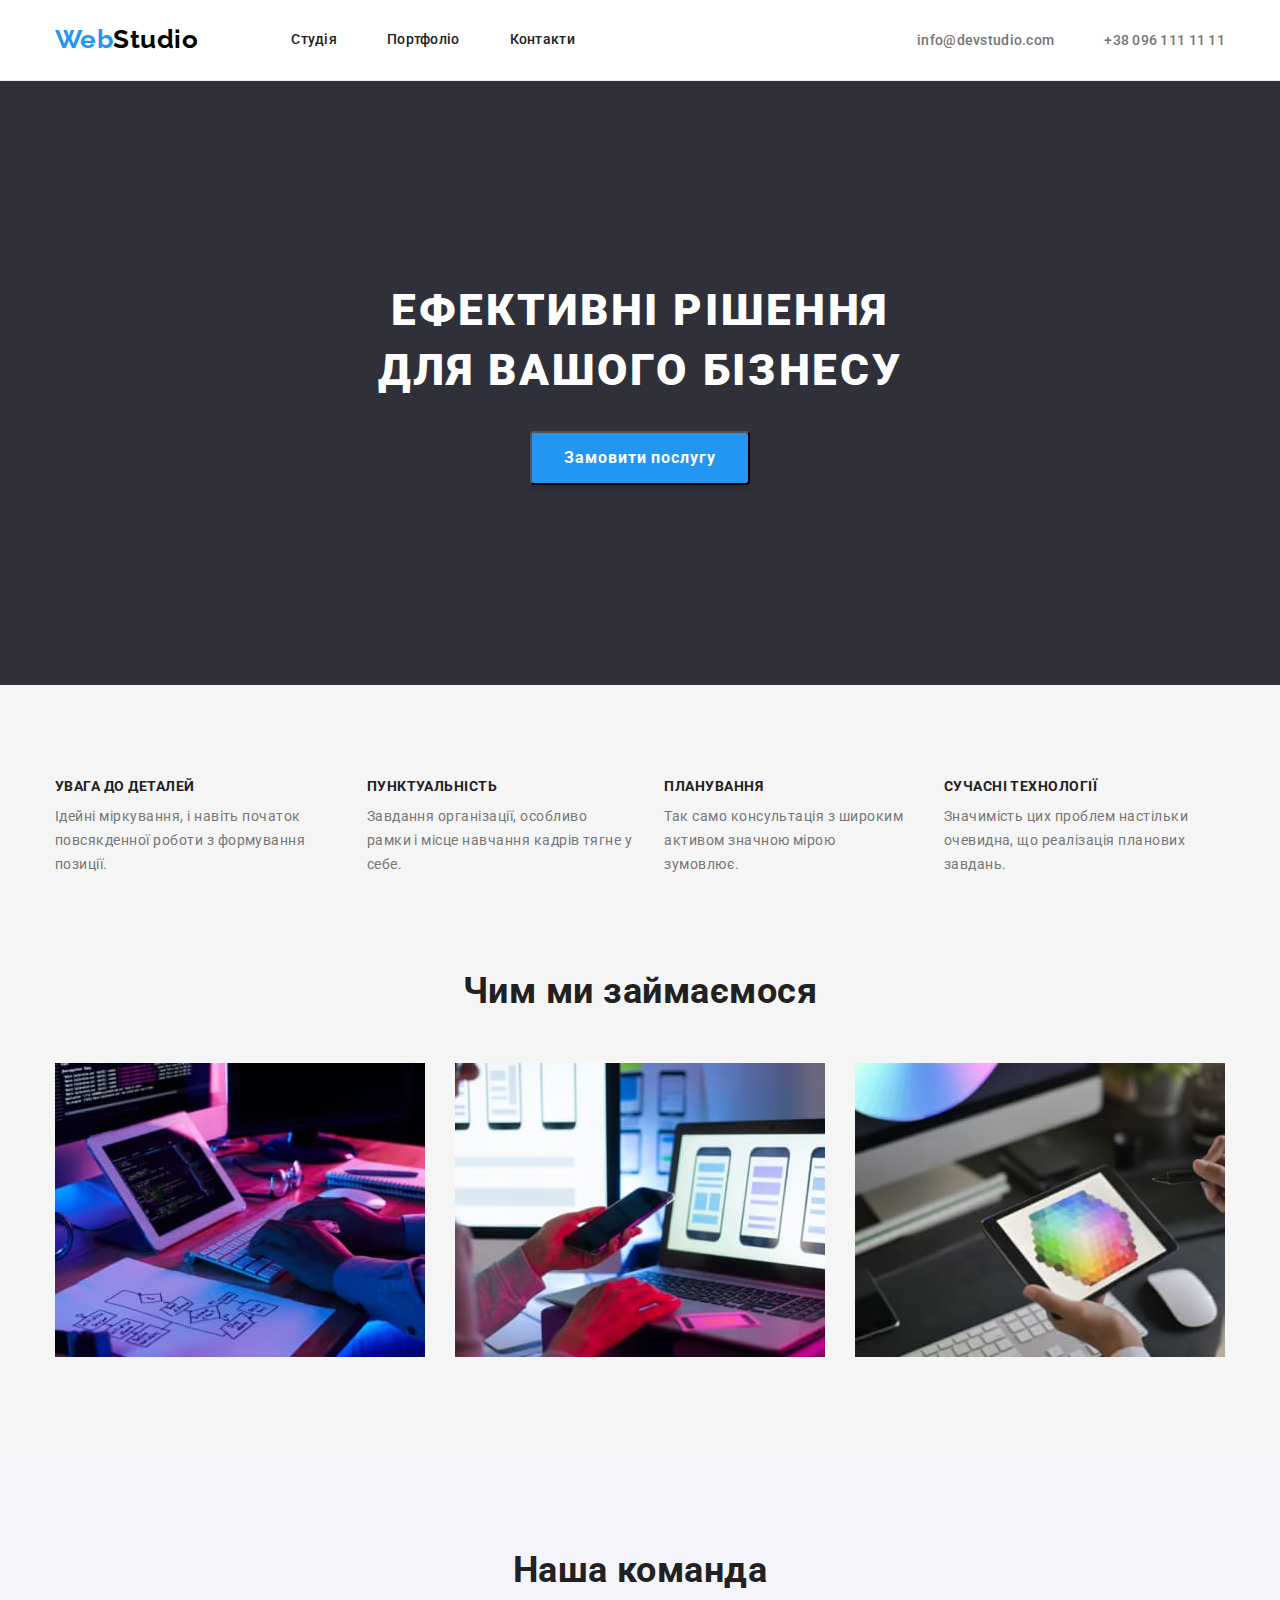
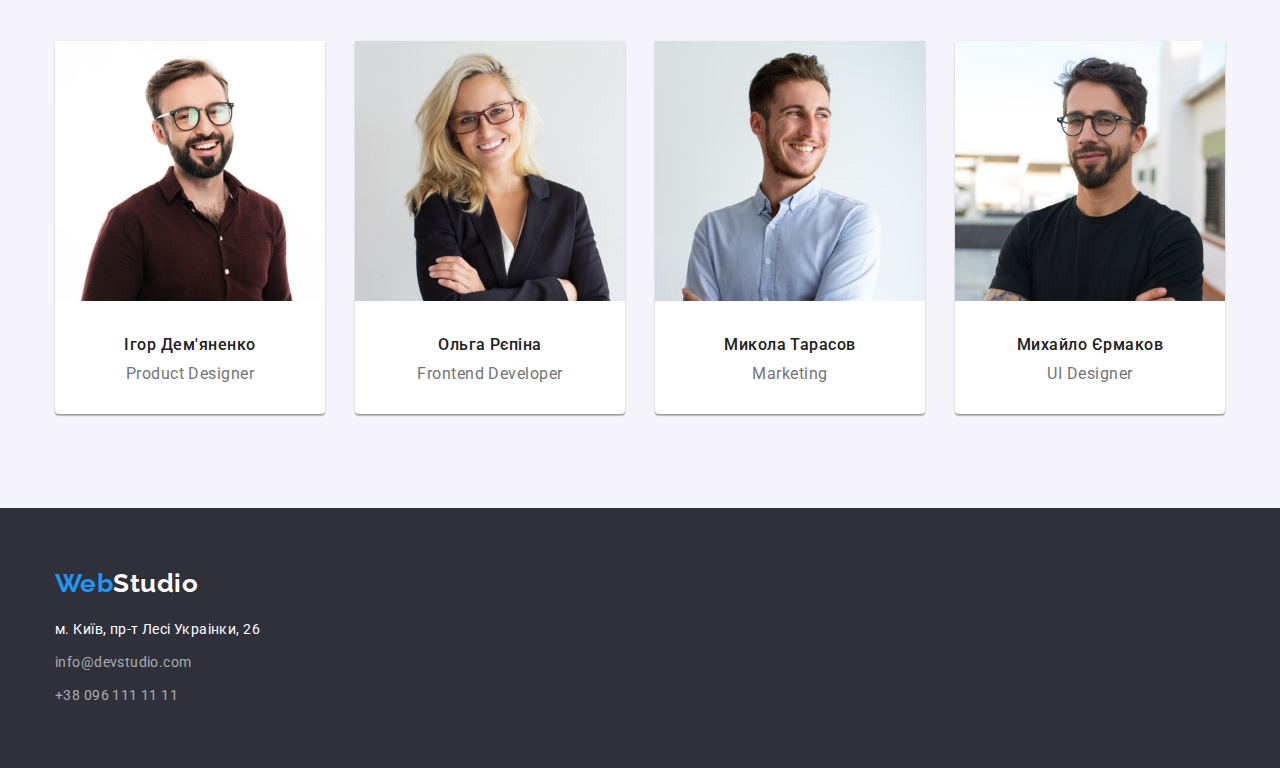
<file: index.html>
<!DOCTYPE html>
<html lang="uk">
  <head>
    <meta charset="UTF-8" />
    <meta http-equiv="X-UA-Compatible" content="IE=edge" />
    <meta name="viewport" content="width=device-width, initial-scale=1.0" />
    <link rel="preconnect" href="https://fonts.googleapis.com" />
    <link rel="preconnect" href="https://fonts.gstatic.com" crossorigin />
    <link
      href="https://fonts.googleapis.com/css2?family=Raleway:wght@700&family=Roboto:wght@400;500;700;900&display=swap"
      rel="stylesheet"
    />
    <link
      rel="stylesheet"
      href="https://cdnjs.cloudflare.com/ajax/libs/modern-normalize/1.0.0/modern-normalize.min.css"
    />
    <link rel="stylesheet" href="./css/styles.css" />
    <title>hw-03</title>
  </head>
  <body>
    <!--             HEADER          -->
    <header class="page-header">
      <div class="container main-nav">
        <nav class="nav-link">
          <a href="./index.html" lang="en" class="logo-header link">
            <span class="logo-color">Web</span>Studio
          </a>

          <ul class="site-nav list">
            <li class="item">
              <a href="./index.html" class="link"> Студія </a>
            </li>
            <li class="item">
              <a href="./portfolio.html" class="link"> Портфоліо </a>
            </li>
            <li class="item">
              <a href="" class="link"> Контакти </a>
            </li>
          </ul>
        </nav>

        <ul class="contact-nav list">
          <li class="item">
            <a href="mailto:info@devstudio.com" class="link"
              >info@devstudio.com</a
            >
          </li>
          <li class="item">
            <a href="tel:+380961111111" class="link">+38 096 111 11 11</a>
          </li>
        </ul>
      </div>
    </header>

    <main>
      <!--                    HERO             -->
      <section class="hero-section">
        <div class="container">
          <h1 class="hero-title">
            Ефективні рішення <br />
            для вашого бізнесу
          </h1>

          <button type="button" class="hero-button">Замовити послугу</button>
        </div>
      </section>

      <!--                    QUALITY         -->
      <section class="section-quality section">
        <div class="container">
          <h2 class="visually-hidden">Якість нашої роботи</h2>
          <ul class="quality-list list">
            <li class="item">
              <h3 class="quality-title">УВАГА ДО ДЕТАЛЕЙ</h3>
              <p class="quality-text">
                Ідейні міркування, і навіть початок повсякденної роботи з
                формування позиції.
              </p>
            </li>
            <li class="item">
              <h3 class="quality-title">ПУНКТУАЛЬНІСТЬ</h3>
              <p class="quality-text">
                Завдання організації, особливо рамки і місце навчання кадрів
                тягне у себе.
              </p>
            </li>
            <li class="item">
              <h3 class="quality-title">ПЛАНУВАННЯ</h3>
              <p class="quality-text">
                Так само консультація з широким активом значною мірою зумовлює.
              </p>
            </li>
            <li class="item">
              <h3 class="quality-title">СУЧАСНІ ТЕХНОЛОГІЇ</h3>
              <p class="quality-text">
                Значимість цих проблем настільки очевидна, що реалізація
                планових завдань.
              </p>
            </li>
          </ul>
        </div>
      </section>

      <!--                    BUSINESS             -->
      <section class="section-business section">
        <div class="container">
          <h2 class="section-title">Чим ми займаємося</h2>
          <ul class="business-list list">
            <li class="item">
              <img
                src="./image/box1.jpg"
                alt="людина працює на комп'ютері"
                width="370"
              />
            </li>
            <li class="item">
              <img
                src="./image/box2.jpg"
                alt="людина працює на ноутбуці"
                width="370"
              />
            </li>
            <li class="item">
              <img
                src="./image/box3.jpg"
                alt="людина працює на планшеті"
                width="370"
              />
            </li>
          </ul>
        </div>
      </section>
      <!--                    TEAM             -->
      <section class="section-team section">
        <div class="container">
          <h2 class="section-title">Наша команда</h2>
          <ul class="team-list list">
            <li class="item">
              <img
                src="./image/img1.jpg"
                alt="фото Ігора Дем'яненка"
                width="270"
              />
              <div class="team-item">
                <h3 class="team-title">Ігор Дем'яненко</h3>
                <p class="team-text" lang="en">Product Designer</p>
              </div>
            </li>
            <li class="item">
              <img
                src="./image/img2.jpg"
                alt="фото Ольги Рєпіної"
                width="270"
              />
              <div class="team-item">
              <h3 class="team-title">Ольга Рєпіна</h3>
              <p class="team-text" lang="en">Frontend Developer</p>
            </div>
            </li>
            <li class="item">
              <img
                src="./image/img3.jpg"
                alt="фото Миколи Тарасова"
                width="270"
              />
              <div class="team-item">
              <h3 class="team-title">Микола Тарасов</h3>
              <p class="team-text" lang="en">Marketing</p>
            </div>
            </li>
            <li class="item">
              <img
                src="./image/img4.jpg"
                alt="фото Михайла Єрмакова"
                width="270"
              />
              <div class="team-item">
              <h3 class="team-title">Михайло Єрмаков</h3>
              <p class="team-text" lang="en">UI Designer</p>
            </div>
            </li>
          </ul>
        </div>
      </section>
    </main>

    <!--             FOOTER          -->
    <footer class="footer">
      <div class="container">
        <a href="./index.html" class="logo-footer link" lang="en">
          <span class="logo-color">Web</span>Studio
        </a>
        <address class="address-footer">
          <ul class="list">
            <li class="footer-item">
              <a
                class="footer-address link"
                href="https://goo.gl/maps/CPtrU1FHBa2aNyZL9"
                target="_blank"
                rel="noopener noreferrer nofollow"
              >
                м. Київ, пр-т Лесі Украінки, 26
              </a>
            </li>
            <li class="footer-item">
              <a class="footer-link link" href="mailto:info@devstudio.com"
                >info@devstudio.com</a
              >
            </li>
            <li class="footer-item">
              <a class="footer-link link" href="tel:+380961111111"
                >+38 096 111 11 11</a
              >
            </li>
          </ul>
        </address>
      </div>
    </footer>
  </body>
</html>
</file>
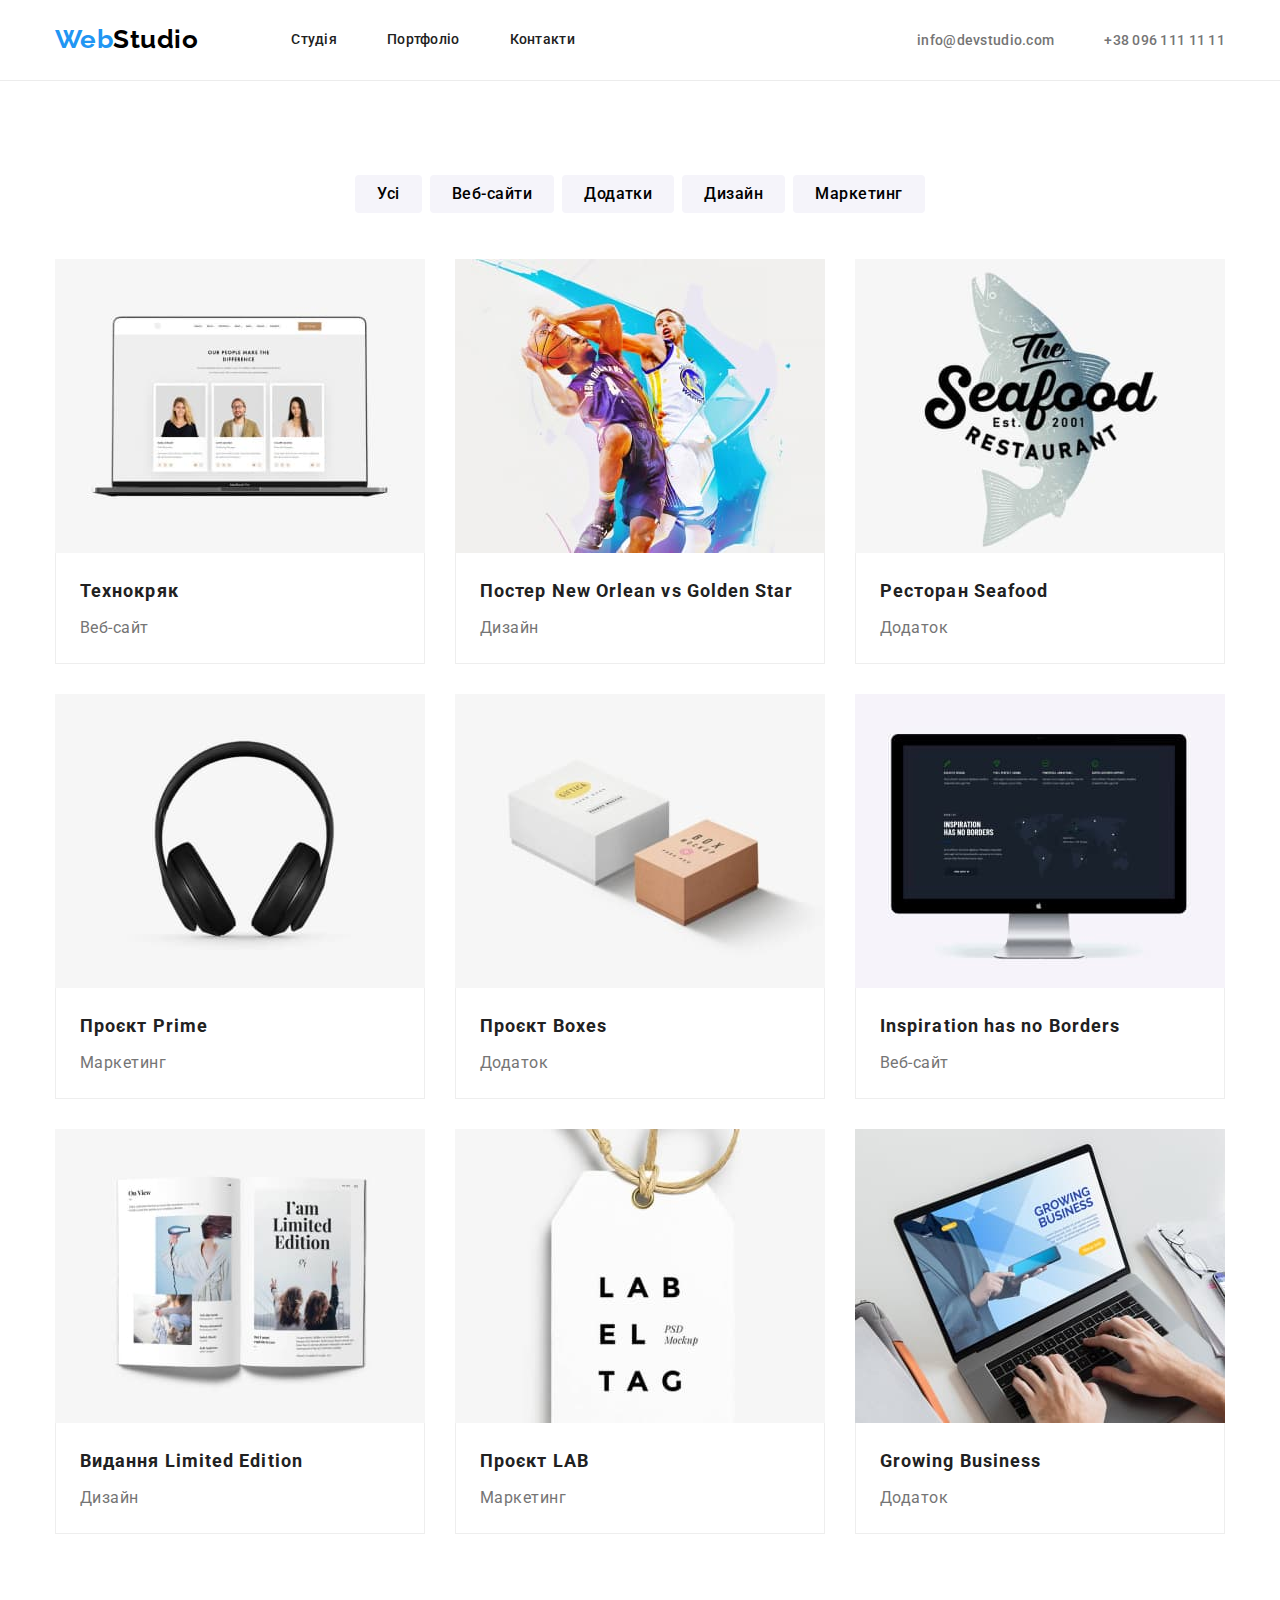
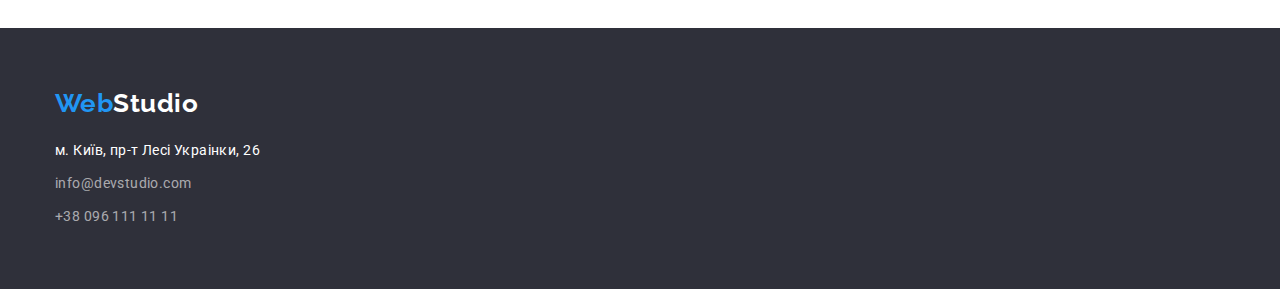
<file: portfolio.html>
<!DOCTYPE html>
<html lang="uk">
  <head>
    <meta charset="UTF-8" />
    <meta http-equiv="X-UA-Compatible" content="IE=edge" />
    <meta name="viewport" content="width=device-width, initial-scale=1.0" />
    <link rel="preconnect" href="https://fonts.googleapis.com" />
    <link rel="preconnect" href="https://fonts.gstatic.com" crossorigin />
    <link
      href="https://fonts.googleapis.com/css2?family=Raleway:wght@700&family=Roboto:wght@400;500;700;900&display=swap"
      rel="stylesheet"
    />
    <link
      rel="stylesheet"
      href="https://cdnjs.cloudflare.com/ajax/libs/modern-normalize/1.0.0/modern-normalize.min.css"
    />
    <link rel="stylesheet" href="./css/styles.css" />
    <title>portfolio</title>
  </head>
  <body>
    <!--             HEADER          -->
    <header class="page-header">
      <div class="container main-nav">
        <nav class="nav-link">
          <a href="./index.html" lang="en" class="logo-header link">
            <span class="logo-color">Web</span>Studio
          </a>

          <ul class="site-nav list">
            <li class="item">
              <a href="./index.html" class="link"> Студія </a>
            </li>
            <li class="item">
              <a href="./portfolio.html" class="link"> Портфоліо </a>
            </li>
            <li class="item">
              <a href="" class="link"> Контакти </a>
            </li>
          </ul>
        </nav>

        <ul class="contact-nav list">
          <li class="item">
            <a href="mailto:info@devstudio.com" class="link"
              >info@devstudio.com</a
            >
          </li>
          <li class="item">
            <a href="tel:+380961111111" class="link">+38 096 111 11 11</a>
          </li>
        </ul>
      </div>
    </header>

    <!--                        MAIN         -->
    <main>
      <section class="section">
        <div class="container">
          <h1 class="visually-hidden">Наші проєкти</h1>
          <ul class="list-btn list">
            <li class="item">
              <button type="button" class="portfolio-button">Усі</button>
            </li>
            <li class="item">
              <button type="button" class="portfolio-button">Веб-сайти</button>
            </li>
            <li class="item">
              <button type="button" class="portfolio-button">Додатки</button>
            </li>
            <li class="item">
              <button type="button" class="portfolio-button">Дизайн</button>
            </li>
            <li class="item">
              <button type="button" class="portfolio-button">Маркетинг</button>
            </li>
          </ul>
          <ul class="list-image list">
            <li class="item">
              <img
                src="./image/img5.jpg"
                class="img"
                alt="фото трьох людей"
                width="370"
              />
              <div class="border-item">
                <h2 class="portfolio-title">Технокряк</h2>
                <p class="portfolio-text">Веб-сайт</p>
              </div>
            </li>
            <li class="item">
              <img
                src="./image/img6.jpg"
                class="img"
                alt="баскетбол"
                width="370"
              />
              <div class="border-item">
                <h2 class="portfolio-title">
                  Постер
                  <span lang="en">New Orlean vs Golden Star</span>
                </h2>
                <p class="portfolio-text">Дизайн</p>
              </div>
            </li>
            <li class="item">
              <img
                src="./image/img7.jpg"
                class="img"
                alt="реклама ресторану"
                width="370"
              />
              <div class="border-item">
                <h2 class="portfolio-title">
                  Ресторан <span lang="en">Seafood</span>
                </h2>
                <p class="portfolio-text">Додаток</p>
              </div>
            </li>
            <li class="item">
              <img
                src="./image/img8.jpg"
                class="img"
                alt="навушники"
                width="370"
              />
              <div class="border-item">
                <h2 class="portfolio-title">
                  Проєкт <span lang="en">Prime</span>
                </h2>
                <p class="portfolio-text">Маркетинг</p>
              </div>
            </li>
            <li class="item">
              <img
                src="./image/img9.jpg"
                class="img"
                alt="дві коробки"
                width="370"
              />
              <div class="border-item">
                <h2 class="portfolio-title">
                  Проєкт <span lang="en">Boxes</span>
                </h2>
                <p class="portfolio-text">Додаток</p>
              </div>
            </li>
            <li class="item">
              <img
                src="./image/img10.jpg"
                class="img"
                alt="монітор"
                width="370"
              />
              <div class="border-item">
                <h2 class="portfolio-title">
                  <span lang="en">Inspiration has no Borders</span>
                </h2>
                <p class="portfolio-text">Веб-сайт</p>
              </div>
            </li>
            <li class="item">
              <img
                src="./image/img11.jpg"
                class="img"
                alt="відкрита книга"
                width="370"
              />
              <div class="border-item">
                <h2 class="portfolio-title">
                  Видання <span lang="en">Limited Edition</span>
                </h2>
                <p class="portfolio-text">Дизайн</p>
              </div>
            </li>
            <li class="item">
              <img
                src="./image/img12.jpg"
                class="img"
                alt="етикетка"
                width="370"
              />
              <div class="border-item">
                <h2 class="portfolio-title">
                  Проєкт <span lang="en">LAB</span>
                </h2>
                <p class="portfolio-text">Маркетинг</p>
              </div>
            </li>
            <li class="item">
              <img
                src="./image/img13.jpg"
                class="img"
                alt="ноутбук"
                width="370"
              />
              <div class="border-item">
                <h2 class="portfolio-title">
                  <span lang="en">Growing Business</span>
                </h2>
                <p class="portfolio-text">Додаток</p>
              </div>
            </li>
          </ul>
        </div>
      </section>
    </main>

    <!--             FOOTER          -->
    <footer class="footer">
      <div class="container">
        <a href="./index.html" class="logo-footer link" lang="en">
          <span class="logo-color">Web</span>Studio
        </a>
        <address class="address-footer">
          <ul class="list">
            <li class="footer-item">
              <a
                class="footer-address link"
                href="https://goo.gl/maps/CPtrU1FHBa2aNyZL9"
                target="_blank"
                rel="noopener noreferrer nofollow"
              >
                м. Київ, пр-т Лесі Украінки, 26
              </a>
            </li>
            <li class="footer-item">
              <a class="footer-link link" href="mailto:info@devstudio.com"
                >info@devstudio.com</a
              >
            </li>
            <li class="footer-item">
              <a class="footer-link link" href="tel:+380961111111"
                >+38 096 111 11 11</a
              >
            </li>
          </ul>
        </address>
      </div>
    </footer>
  </body>
</html>
</file>
<file: css/styles.css>
html {
  box-sizing: border-box;
}

*,
*::before,
*::after {
  box-sizing: inherit;
}

:root {
  --primary-text-color: #757575;
  --titele-text-color: #212121;
  --accent-color: #2196f3;
  --logo-first-color: #000000;
  --bg-color: #2f303a;
  --white-text: #ffffff;
  --footer-link: rgba(255, 255, 255, 0.6);
}

h1,
h2,
h3,
p,
ul {
  padding: 0;
  margin: 0;
}

body {
  color: var(--primary-text-color);
  font-family: 'Roboto', sans-serif;
  letter-spacing: 0.03em;
}

.list {
  padding: 0;
  margin: 0;
  list-style: none;
}

.link {
  text-decoration: none;
}

/* ------- HEADER -------- */

.page-header {
  border-bottom: 1px solid #ececec;
  background: #ffffff;
}

.main-nav {
  display: flex;
  align-items: center;
}

.nav-link {
  display: flex;
}

.section {
  padding-top: 94px;
  padding-bottom: 94px;
}

.container {
  width: 1200px;
  padding: 0 15px;
  margin: 0 auto;
}

.logo-header {
  padding-top: 24px;
  padding-bottom: 24px;
  color: var(--logo-first-color);
  font-family: 'Raleway';
  font-weight: 700;
  font-size: 26px;
  line-height: 1.19;
}

.logo-header:hover,
.logo-header:focus {
  color: var(--accent-color);
}

.logo-color {
  /* display: block; */

  color: var(--accent-color);
  font-family: 'Raleway';
  font-weight: 700;
  font-size: 26px;
  line-height: 1.19;
}

.logo-test {
  display: flex;
}

.site-nav {
  display: flex;
  margin-left: 93px;
}

.site-nav .item + .item {
  margin-left: 50px;
}

.site-nav .link {
  display: block;
  padding-top: 32px;
  padding-bottom: 32px;

  color: var(--titele-text-color);
  font-weight: 500;
  font-size: 14px;
  line-height: 1.14;
  letter-spacing: 0.02em;
}

.contact-nav {
  display: flex;
  margin-left: auto;
}

.contact-nav .item + .item {
  margin-left: 50px;
}

.contact-nav .link {
  color: currentColor;
  font-weight: 500;
  font-size: 14px;
  line-height: 1.14;
  letter-spacing: 0.02em;
}

.site-nav .link:hover,
.site-nav .link:focus,
.contact-nav .link:hover,
.contact-nav .link:focus {
  color: var(--accent-color);
}

.section-title {
  color: var(--titele-text-color);
  font-weight: 700;
  font-size: 36px;
  line-height: 1.17;
  text-align: center;
  margin-bottom: 50px;
}

/* ----- HERO ------- */

.hero-section {
  text-align: center;
  padding-top: 200px;
  padding-bottom: 200px;

  color: var(--white-text);
  background-color: var(--bg-color);
}

.hero-title {
  /* padding-top: 200px;    */
  margin-bottom: 30px;

  font-weight: 900;
  font-size: 44px;
  line-height: 1.36;
  text-align: center;
  letter-spacing: 0.06em;
  text-transform: uppercase;
}

.hero-button {
  padding: 10px 32px;
  box-shadow: 0px 4px 4px rgba(0, 0, 0, 0.15);

  color: var(--white-text);
  background-color: var(--accent-color);
  cursor: pointer;
  font-family: inherit;
  font-weight: 700;
  font-size: 16px;
  line-height: 1.88;
  text-align: center;
  letter-spacing: 0.06em;
  border-radius: 4px;
}

.visually-hidden {
  position: absolute;
  white-space: nowrap;
  width: 1px;
  height: 1px;
  overflow: hidden;
  border: 0;
  padding: 0;
  clip: rect(0 0 0 0);
  clip-path: inset(50%);
  margin: -1px;
}

/* ----- QUALITY ----- */
.section-quality {
  background: #f5f5f5;
}

.quality-list {
  display: flex;
}

.quality-list .item + .item {
  margin-left: 30px;
}

.quality-title {
  color: var(--titele-text-color);
  font-weight: 700;
  font-size: 14px;
  line-height: 1.14;
  margin-bottom: 10px;
}

.quality-text {
  font-size: 14px;
  line-height: 1.71;
}

/* ----- BUSINESS ----- */

.section-business {
  padding-top: 0;
  background: #f5f5f5;
}

.business-list {
  display: flex;
  justify-content: space-between;
}

/* ----- TEAM ----- */

.section-team {
  background: #f5f4fa;
}

.team-list {
  display: flex;
  justify-content: space-between;
}

.team-list .item {
  background-color: var(--white-text);
  box-shadow: 0px 1px 3px rgba(0, 0, 0, 0.12), 0px 1px 1px rgba(0, 0, 0, 0.14),
    0px 2px 1px rgba(0, 0, 0, 0.2);
  border-radius: 0px 0px 4px 4px;
}

.team-item {
  padding-top: 30px;
  padding-bottom: 30px;
}

.team-title {
  margin-bottom: 10px;

  color: var(--titele-text-color);
  font-weight: 500;
  font-size: 16px;
  line-height: 1.19;
  text-align: center;
}

.team-text {
  font-size: 16px;
  line-height: 1.19;
  text-align: center;
}

/* -----FOOTER----- */
.footer {
  padding-top: 60px;
  padding-bottom: 60px;
  background-color: var(--bg-color);
}

.logo-footer {
  display: block;
  margin-bottom: 20px;

  color: var(--white-text);
  font-family: 'Raleway';
  font-weight: 700;
  font-size: 26px;
  line-height: 1.19;
}

.logo-footer:hover,
.logo-footer:focus {
  color: var(--accent-color);
}

.address-footer {
  /* padding-bottom: 60px; */
}

.footer-address {
  /* display: block; */
  color: var(--white-text);
  font-style: normal;
  font-weight: 400;
  font-size: 14px;
  line-height: 1.71;
  letter-spacing: 0.03em;
}

.footer-link {
  color: var(--footer-link);
  font-style: normal;
  font-size: 14px;
  line-height: 1.71;
  letter-spacing: 0.03em;
}

.footer-item {
  margin-bottom: 9px;
}
.footer-item:last-child {
  margin-bottom: 0px;
}

.footer-address:hover,
.footer-address:focus,
.footer-link:hover,
.footer-link:focus {
  color: var(--accent-color);
}

/* --------- PORTFOLIO --------- */

.list-btn {
  display: flex;
  justify-content: center;
  margin-bottom: 46px;
}

.list-btn .item + .item {
  margin-left: 8px;
}

.portfolio-button {
  padding: 6px 22px;

  background-color: #f5f4fa;
  cursor: pointer;
  font-family: inherit;
  font-weight: 500;
  font-size: 16px;
  line-height: 1.62;
  letter-spacing: 0.03em;
  border-radius: 4px;
  border: 0px;
}

.portfolio-button:hover,
.portfolio-button:focus {
  color: var(--white-text);
  background-color: var(--accent-color);
}

.list-image {
  display: flex;
  flex-wrap: wrap;
}

.list-image .item .img {
  display: block;
}

.list-image .item {
  margin-right: 30px;
  margin-bottom: 30px;
}

.list-image .item:nth-child(3n) {
  margin-right: 0;
}

.list-image .item:nth-last-child(-n + 3) {
  margin-bottom: 0;
}

.border-item {
  padding: 20px 24px;
  /* border: 1px solid #EEEEEE ; */
  border-right-width: 1px;
  border-right-style: solid;
  border-right-color: #eeeeee;
  border-bottom-width: 1px;
  border-bottom-style: solid;
  border-bottom-color: #eeeeee;
  border-left-width: 1px;
  border-left-style: solid;
  border-left-color: #eeeeee;
}

.portfolio-title {
  margin-bottom: 4px;

  color: var(--titele-text-color);
  font-size: 18px;
  line-height: 2;
  letter-spacing: 0.06em;
}

.portfolio-text {
  font-size: 16px;
  line-height: 1.88;
}
</file>
